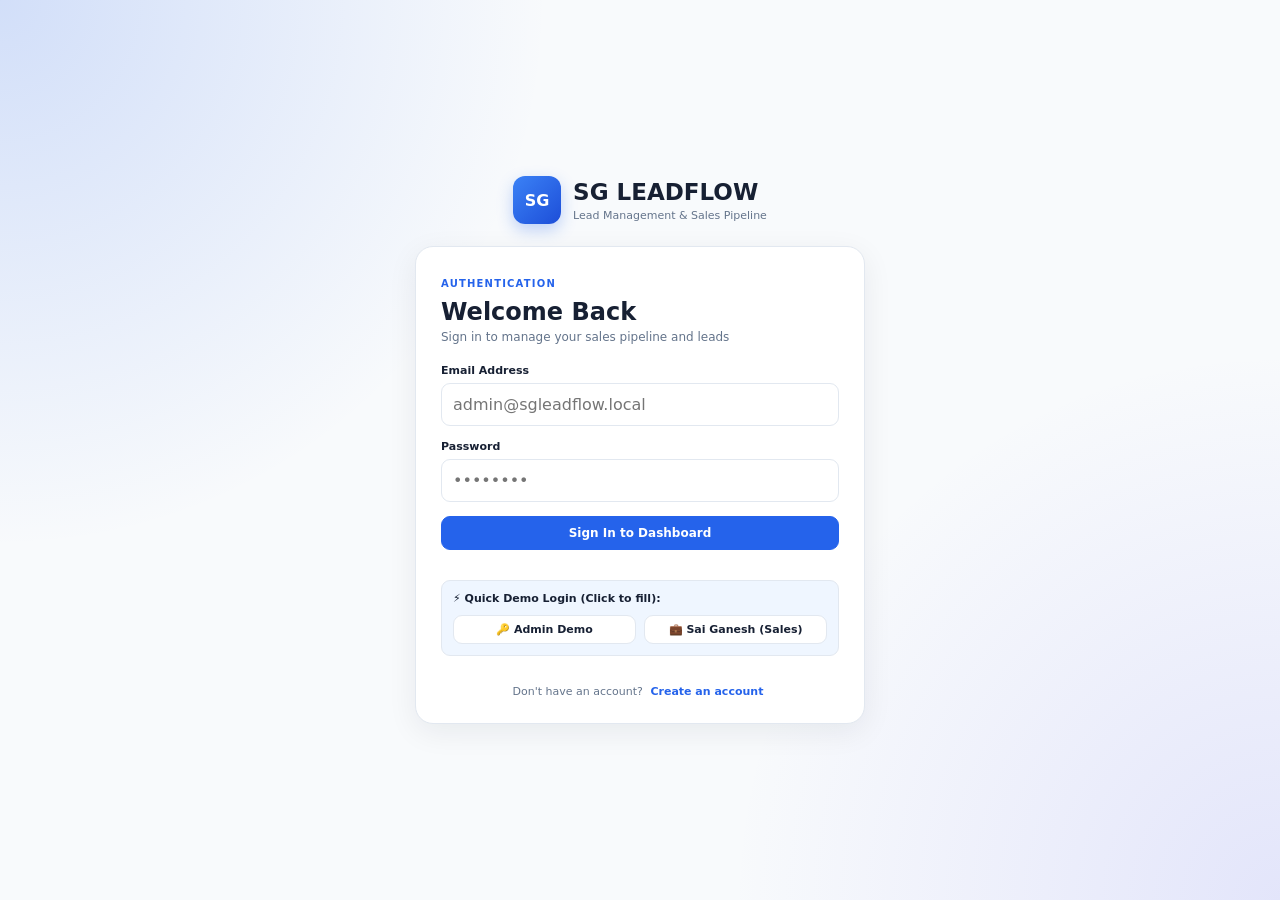
<file: index.html>
<!DOCTYPE html>
<html lang="en">

<head>

    <meta charset="UTF-8">

    <meta name="viewport" content="width=device-width, initial-scale=1.0">

    <meta name="description" content="SS LEADFLOW - Lead Management System CRM">

    <title>SG LEADFLOW | CRM Dashboard</title>

    <link rel="stylesheet" href="css/style.css">

    <link rel="stylesheet" href="css/responsive.css">

</head>


<body>

    <!--
        IMPORTANT:
        app.js creates the entire CRM
        interface inside this element.
    -->

    <div id="app"></div>


    <!-- Storage -->
    <script src="js/storage.js"></script>

    <!-- Authentication -->
    <script src="js/auth.js"></script>

    <!-- Lead management -->
    <script src="js/leads.js"></script>

    <!-- Follow-ups -->
    <script src="js/followups.js"></script>

    <!-- Reports -->
    <script src="js/reports.js"></script>

    <!-- Main application -->
    <script src="js/app.js"></script>

</body>

</html>
</file>
<file: css/style.css>
/* =========================================================
   LeadFlow CRM - Main Styles
   ========================================================= */

:root {
    --primary: #2563eb;
    --primary-dark: #1d4ed8;
    --primary-soft: #dbeafe;
    --primary-pale: #eff6ff;
    --text: #172033;
    --muted: #64748b;
    --border: #e2e8f0;
    --surface: #ffffff;
    --bg: #f8fafc;
    --danger: #dc2626;
    --warning: #d97706;
    --info: #0284c7;
    --purple: #7c3aed;
    --shadow: 0 8px 30px rgba(15, 23, 42, .07);
    --radius: 14px;
}

* { box-sizing: border-box; }

html { scroll-behavior: smooth; }

body {
    margin: 0;
    font-family: Inter, ui-sans-serif, system-ui, -apple-system, BlinkMacSystemFont, "Segoe UI", sans-serif;
    color: var(--text);
    background: var(--bg);
}

body.dark {
    --text: #e2e8f0;
    --muted: #94a3b8;
    --border: #334155;
    --surface: #0f172a;
    --bg: #070d18;
    --primary-pale: #172554;
    --primary-soft: #1e3a8a;
    --shadow: 0 8px 30px rgba(0,0,0,.35);
}

button, input, select, textarea { font: inherit; }

button { cursor: pointer; }

a { color: inherit; text-decoration: none; }

.hidden { display: none !important; }

.app-shell {
    min-height: 100vh;
    display: flex;
}

.sidebar {
    position: fixed;
    inset: 0 auto 0 0;
    width: 250px;
    background: #ffffff;
    border-right: 1px solid var(--border);
    display: flex;
    flex-direction: column;
    z-index: 50;
}

.dark .sidebar { background: #0f172a; }

.brand {
    padding: 22px 20px;
    display: flex;
    align-items: center;
    gap: 12px;
    border-bottom: 1px solid var(--border);
}

.brand-mark {
    width: 40px;
    height: 40px;
    display: grid;
    place-items: center;
    border-radius: 12px;
    color: white;
    background: linear-gradient(135deg, #3b82f6, #1d4ed8);
    font-weight: 800;
    box-shadow: 0 6px 16px rgba(37,99,235,.28);
}

.brand h2 { margin: 0; font-size: 18px; }
.brand p { margin: 3px 0 0; color: var(--muted); font-size: 11px; }

.nav {
    padding: 18px 12px;
    overflow-y: auto;
}

.nav-label {
    margin: 14px 10px 7px;
    font-size: 10px;
    font-weight: 800;
    color: #9ca3af;
    letter-spacing: .12em;
}

.nav-item {
    width: 100%;
    display: flex;
    align-items: center;
    gap: 11px;
    border: 0;
    background: transparent;
    color: var(--muted);
    padding: 11px 12px;
    margin: 3px 0;
    border-radius: 9px;
    text-align: left;
    font-weight: 600;
    font-size: 13px;
}

.nav-item:hover,
.nav-item.active {
    color: var(--primary-dark);
    background: var(--primary-pale);
}

.nav-icon { width: 20px; text-align: center; }

.sidebar-bottom {
    margin-top: auto;
    padding: 14px;
    border-top: 1px solid var(--border);
}

.user-mini {
    display: flex;
    align-items: center;
    gap: 10px;
    margin-bottom: 10px;
}

.avatar {
    width: 38px;
    height: 38px;
    border-radius: 50%;
    display: grid;
    place-items: center;
    color: white;
    background: linear-gradient(135deg, #059669, #2563eb);
    font-weight: 800;
    flex: 0 0 auto;
}

.user-mini strong { display: block; font-size: 12px; }
.user-mini small { display: block; color: var(--muted); font-size: 10px; }

.main {
    margin-left: 250px;
    width: calc(100% - 250px);
    min-width: 0;
}

.topbar {
    position: sticky;
    top: 0;
    z-index: 30;
    height: 70px;
    background: rgba(255,255,255,.92);
    backdrop-filter: blur(10px);
    border-bottom: 1px solid var(--border);
    display: flex;
    align-items: center;
    justify-content: space-between;
    padding: 0 28px;
}

.dark .topbar { background: rgba(15,23,42,.92); }

.topbar-left { display: flex; align-items: center; gap: 14px; }
.topbar h1 { margin: 0; font-size: 20px; }
.topbar p { margin: 3px 0 0; color: var(--muted); font-size: 12px; }

.topbar-actions { display: flex; align-items: center; gap: 8px; }

.icon-btn, .btn {
    border: 1px solid var(--border);
    border-radius: 9px;
    background: var(--surface);
    color: var(--text);
    padding: 9px 13px;
    font-weight: 700;
    font-size: 12px;
}

.icon-btn { width: 38px; padding: 9px; }

.btn:hover, .icon-btn:hover { transform: translateY(-1px); }
.btn-primary { background: var(--primary); border-color: var(--primary); color: white; }
.btn-primary:hover { background: var(--primary-dark); }
.btn-danger { background: #fee2e2; border-color: #fecaca; color: var(--danger); }
.btn-warning { background: #fff7ed; border-color: #fed7aa; color: var(--warning); }
.btn-blue { background: #eff6ff; border-color: #bfdbfe; color: var(--info); }
.btn-purple { background: #f5f3ff; border-color: #ddd6fe; color: var(--purple); }
.btn-small { padding: 7px 9px; font-size: 11px; }
.btn-full { width: 100%; }

.content {
    padding: 26px;
    max-width: 1700px;
    margin: 0 auto;
}

.section { display: none; }
.section.active { display: block; }

.page-head {
    display: flex;
    justify-content: space-between;
    gap: 18px;
    align-items: flex-end;
    margin-bottom: 20px;
}

.page-head h2 { margin: 0; font-size: 24px; }
.page-head p { margin: 6px 0 0; color: var(--muted); font-size: 13px; }

.actions { display: flex; gap: 8px; flex-wrap: wrap; }

.stats-grid {
    display: grid;
    grid-template-columns: repeat(4, minmax(0,1fr));
    gap: 15px;
    margin-bottom: 18px;
}

.stat-card {
    background: var(--surface);
    border: 1px solid var(--border);
    border-radius: var(--radius);
    padding: 18px;
    box-shadow: var(--shadow);
}

.stat-top { display: flex; justify-content: space-between; align-items: center; }
.stat-label { color: var(--muted); font-size: 12px; font-weight: 700; }
.stat-icon {
    width: 38px;
    height: 38px;
    display: grid;
    place-items: center;
    border-radius: 10px;
    background: var(--primary-pale);
}
.stat-value { margin: 12px 0 3px; font-size: 27px; }
.stat-note { color: var(--muted); font-size: 11px; }

.grid-2 {
    display: grid;
    grid-template-columns: 1.2fr .8fr;
    gap: 18px;
}

.card {
    background: var(--surface);
    border: 1px solid var(--border);
    border-radius: var(--radius);
    padding: 19px;
    box-shadow: var(--shadow);
    margin-bottom: 18px;
}

.card-head {
    display: flex;
    justify-content: space-between;
    align-items: flex-start;
    gap: 12px;
    margin-bottom: 16px;
}

.card-head h3 { margin: 0; font-size: 16px; }
.card-head p { margin: 4px 0 0; color: var(--muted); font-size: 11px; }

.pipeline-mini {
    display: grid;
    grid-template-columns: repeat(5, minmax(0,1fr));
    gap: 8px;
}

.pipeline-item {
    border: 1px solid var(--border);
    border-radius: 10px;
    padding: 12px;
    background: var(--surface);
}

.pipeline-item strong { display: block; font-size: 18px; }
.pipeline-item span { color: var(--muted); font-size: 10px; }

.progress {
    height: 8px;
    border-radius: 99px;
    background: #e5e7eb;
    overflow: hidden;
}

.progress > div {
    height: 100%;
    background: var(--primary);
    border-radius: inherit;
}

.chart-bars {
    height: 220px;
    display: flex;
    align-items: flex-end;
    gap: 10px;
    padding-top: 15px;
}

.bar-wrap {
    flex: 1;
    min-width: 0;
    height: 100%;
    display: flex;
    flex-direction: column;
    justify-content: flex-end;
    align-items: center;
    gap: 5px;
}

.bar {
    width: min(38px, 80%);
    min-height: 3px;
    border-radius: 7px 7px 2px 2px;
    background: linear-gradient(180deg, #10b981, #059669);
}

.bar-label {
    font-size: 9px;
    color: var(--muted);
    white-space: nowrap;
    overflow: hidden;
    text-overflow: ellipsis;
    max-width: 70px;
}

.bar-value { font-size: 10px; font-weight: 800; }

.table-wrap {
    width: 100%;
    overflow-x: auto;
}

.table {
    width: 100%;
    border-collapse: collapse;
    min-width: 780px;
}

.table th {
    text-align: left;
    color: var(--muted);
    font-size: 10px;
    text-transform: uppercase;
    letter-spacing: .06em;
    padding: 11px 10px;
    border-bottom: 1px solid var(--border);
    background: var(--primary-pale);
}

.table td {
    padding: 12px 10px;
    border-bottom: 1px solid var(--border);
    font-size: 12px;
    vertical-align: middle;
}

.table tr:hover td { background: rgba(5,150,105,.035); }

.badge {
    display: inline-flex;
    align-items: center;
    gap: 5px;
    padding: 5px 8px;
    border-radius: 999px;
    font-size: 10px;
    font-weight: 800;
}

.badge-new { background: #eff6ff; color: #2563eb; }
.badge-contacted { background: #fff7ed; color: #c2410c; }
.badge-qualified { background: #f5f3ff; color: #7c3aed; }
.badge-lost { background: #fef2f2; color: #dc2626; }
.badge-converted { background: #ecfdf5; color: #047857; }

.score-high { color: #047857; font-weight: 900; }
.score-medium { color: #b45309; font-weight: 900; }
.score-low { color: #dc2626; font-weight: 900; }

.filters {
    display: grid;
    grid-template-columns: 1.5fr repeat(3, minmax(150px,.6fr));
    gap: 9px;
    margin-bottom: 14px;
}

.input, .select, .textarea {
    width: 100%;
    border: 1px solid var(--border);
    background: var(--surface);
    color: var(--text);
    border-radius: 9px;
    padding: 10px 11px;
    outline: none;
}

.textarea { min-height: 100px; resize: vertical; }
.input:focus, .select:focus, .textarea:focus {
    border-color: var(--primary);
    box-shadow: 0 0 0 3px rgba(5,150,105,.1);
}

.form-grid {
    display: grid;
    grid-template-columns: repeat(2, minmax(0,1fr));
    gap: 15px;
}

.field { display: flex; flex-direction: column; gap: 6px; }
.field label { font-size: 11px; font-weight: 800; }
.field.full { grid-column: 1 / -1; }

.form-actions {
    margin-top: 18px;
    display: flex;
    justify-content: flex-end;
    gap: 8px;
}

.detail-grid {
    display: grid;
    grid-template-columns: .85fr 1.15fr;
    gap: 18px;
}

.profile-card {
    display: flex;
    align-items: center;
    gap: 14px;
    padding-bottom: 18px;
    border-bottom: 1px solid var(--border);
}

.profile-avatar {
    width: 56px;
    height: 56px;
    border-radius: 14px;
    display: grid;
    place-items: center;
    color: white;
    background: linear-gradient(135deg,#10b981,#2563eb);
    font-size: 20px;
    font-weight: 900;
}

.profile-card h3 { margin: 0; }
.profile-card p { margin: 4px 0; color: var(--muted); font-size: 12px; }

.info-list { display: grid; gap: 12px; margin-top: 17px; }
.info-row { display: flex; justify-content: space-between; gap: 20px; font-size: 12px; }
.info-row span:first-child { color: var(--muted); }

.timeline { position: relative; margin-top: 8px; }
.timeline-item {
    position: relative;
    padding: 0 0 18px 24px;
    border-left: 2px solid var(--primary-soft);
}
.timeline-item::before {
    content: "";
    position: absolute;
    left: -6px;
    top: 2px;
    width: 10px;
    height: 10px;
    border-radius: 50%;
    background: var(--primary);
}
.timeline-item strong { font-size: 12px; }
.timeline-item p { margin: 4px 0; color: var(--muted); font-size: 11px; }
.timeline-item small { color: var(--muted); font-size: 10px; }

.kanban {
    display: grid;
    grid-template-columns: repeat(5, minmax(220px,1fr));
    gap: 12px;
    overflow-x: auto;
    padding-bottom: 8px;
}

.kanban-column {
    background: #eef4f1;
    border: 1px solid var(--border);
    border-radius: 12px;
    padding: 10px;
    min-height: 500px;
}

.dark .kanban-column { background: #111827; }

.kanban-head {
    display: flex;
    justify-content: space-between;
    align-items: center;
    padding: 4px 3px 10px;
}

.kanban-head h3 { margin: 0; font-size: 12px; }
.count {
    width: 24px;
    height: 24px;
    border-radius: 50%;
    display: grid;
    place-items: center;
    background: var(--surface);
    font-size: 10px;
    font-weight: 900;
}

.kanban-cards { display: grid; gap: 9px; min-height: 450px; }

.kanban-card {
    background: var(--surface);
    border: 1px solid var(--border);
    border-radius: 10px;
    padding: 12px;
    box-shadow: 0 4px 14px rgba(15,23,42,.05);
    cursor: grab;
}

.kanban-card:active { cursor: grabbing; }

.kanban-card h4 { margin: 0; font-size: 12px; }
.kanban-card p { margin: 5px 0; color: var(--muted); font-size: 10px; }
.kanban-meta { display: flex; justify-content: space-between; align-items: center; margin-top: 9px; }

.drop-active {
    outline: 2px dashed var(--primary);
    outline-offset: 2px;
}

.calendar-list { display: grid; gap: 10px; }
.followup-card {
    display: grid;
    grid-template-columns: 95px 1fr auto;
    gap: 12px;
    align-items: center;
    padding: 12px;
    border: 1px solid var(--border);
    border-radius: 10px;
}
.date-box { text-align: center; background: var(--primary-pale); border-radius: 9px; padding: 9px; }
.date-box strong { display: block; font-size: 16px; color: var(--primary-dark); }
.date-box span { color: var(--muted); font-size: 10px; }
.followup-card h4 { margin: 0; font-size: 12px; }
.followup-card p { margin: 4px 0; color: var(--muted); font-size: 10px; }

.empty {
    padding: 35px;
    text-align: center;
    color: var(--muted);
    font-size: 12px;
}

.kpi-grid {
    display: grid;
    grid-template-columns: repeat(4,1fr);
    gap: 14px;
}

.kpi {
    border: 1px solid var(--border);
    border-radius: 12px;
    padding: 16px;
}
.kpi span { color: var(--muted); font-size: 11px; }
.kpi strong { display: block; font-size: 25px; margin-top: 7px; }

.source-list { display: grid; gap: 12px; }
.source-row { display: grid; grid-template-columns: 110px 1fr 40px; align-items: center; gap: 10px; font-size: 11px; }
.source-track { height: 8px; border-radius: 99px; background: #e5e7eb; overflow: hidden; }
.source-fill { height: 100%; background: var(--primary); border-radius: inherit; }

.toast {
    position: fixed;
    right: 22px;
    bottom: 22px;
    z-index: 100;
    max-width: 340px;
    padding: 12px 15px;
    border-radius: 10px;
    background: #111827;
    color: white;
    box-shadow: var(--shadow);
    font-size: 12px;
    opacity: 0;
    transform: translateY(12px);
    pointer-events: none;
    transition: .25s;
}
.toast.show { opacity: 1; transform: translateY(0); }

.modal {
    position: fixed;
    inset: 0;
    z-index: 90;
    display: none;
    place-items: center;
    padding: 18px;
    background: rgba(15,23,42,.55);
}
.modal.open { display: grid; }
.modal-card {
    width: min(720px, 100%);
    max-height: 90vh;
    overflow: auto;
    background: var(--surface);
    border-radius: 15px;
    border: 1px solid var(--border);
    box-shadow: 0 25px 70px rgba(0,0,0,.25);
    padding: 20px;
}
.modal-head { display:flex; justify-content:space-between; align-items:center; margin-bottom:15px; }
.modal-head h3 { margin:0; }

.login-page {
    min-height: 100vh;
    display: grid;
    place-items: center;
    padding: 24px;
    background:
        radial-gradient(circle at top left, rgba(37,99,235,.18), transparent 35%),
        radial-gradient(circle at bottom right, rgba(99,102,241,.14), transparent 35%),
        var(--bg);
}
.login-shell { width: min(450px, 100%); }
.login-brand { display:flex; justify-content:center; align-items:center; gap:12px; margin-bottom:22px; }
.login-brand .brand-mark { width:48px; height:48px; }
.login-brand h1 { margin:0; font-size:23px; }
.login-brand p { margin:4px 0 0; color:var(--muted); font-size:11px; }
.login-card { background:var(--surface); border:1px solid var(--border); border-radius:18px; padding:25px; box-shadow:var(--shadow); }
.eyebrow { color:var(--primary); font-size:10px; font-weight:900; letter-spacing:.12em; }
.login-card h2 { margin:7px 0 4px; font-size:24px; }
.login-card-head p { margin:0 0 20px; color:var(--muted); font-size:12px; }
.stack-form { display:grid; gap:14px; }
.stack-form label { display:grid; gap:6px; font-size:11px; font-weight:800; }
.stack-form input, .stack-form select { width:100%; padding:11px; border:1px solid var(--border); border-radius:9px; background:var(--surface); color:var(--text); box-sizing:border-box; }
.demo-login { margin-top:16px; padding:11px; border-radius:9px; background:var(--primary-pale); color:var(--muted); display:grid; gap:4px; font-size:11px; border:1px solid var(--border); }
.form-error { color:var(--danger); background:#fef2f2; border:1px solid #fecaca; border-radius:8px; padding:9px; font-size:12px; }
.form-success { color:var(--primary-dark); background:#ecfdf5; border:1px solid #a7f3d0; border-radius:8px; padding:9px; font-size:12px; }
.login-footer { text-align:center; color:var(--muted); font-size:11px; margin-top:15px; }
</file>
<file: css/responsive.css>
@media (max-width: 1100px) {
    .stats-grid { grid-template-columns: repeat(2, minmax(0,1fr)); }
    .grid-2, .detail-grid { grid-template-columns: 1fr; }
    .filters { grid-template-columns: 1fr 1fr; }
    .kpi-grid { grid-template-columns: repeat(2,1fr); }
}

@media (max-width: 780px) {
    .sidebar {
        width: 72px;
    }
    .brand {
        justify-content: center;
        padding: 15px 8px;
    }
    .brand > div:last-child,
    .nav-label,
    .nav-item span:not(.nav-icon),
    .user-mini > div:last-child,
    .sidebar-bottom .btn {
        display: none;
    }
    .nav-item { justify-content: center; padding: 12px 5px; }
    .nav-icon { width:auto; }
    .sidebar-bottom { padding: 10px 8px; }
    .user-mini { justify-content:center; }
    .main { margin-left:72px; width:calc(100% - 72px); }
    .topbar { padding:0 15px; }
    .content { padding:18px 14px; }
    .pipeline-mini { grid-template-columns: repeat(2,1fr); }
    .form-grid { grid-template-columns:1fr; }
    .field.full { grid-column:auto; }
}

@media (max-width: 560px) {
    .stats-grid, .kpi-grid { grid-template-columns:1fr; }
    .filters { grid-template-columns:1fr; }
    .page-head { align-items:flex-start; flex-direction:column; }
    .topbar h1 { font-size:16px; }
    .topbar p { display:none; }
    .topbar-actions .hide-mobile { display:none; }
    .followup-card { grid-template-columns:70px 1fr; }
    .followup-card .actions { grid-column:1/-1; }
}
</file>
